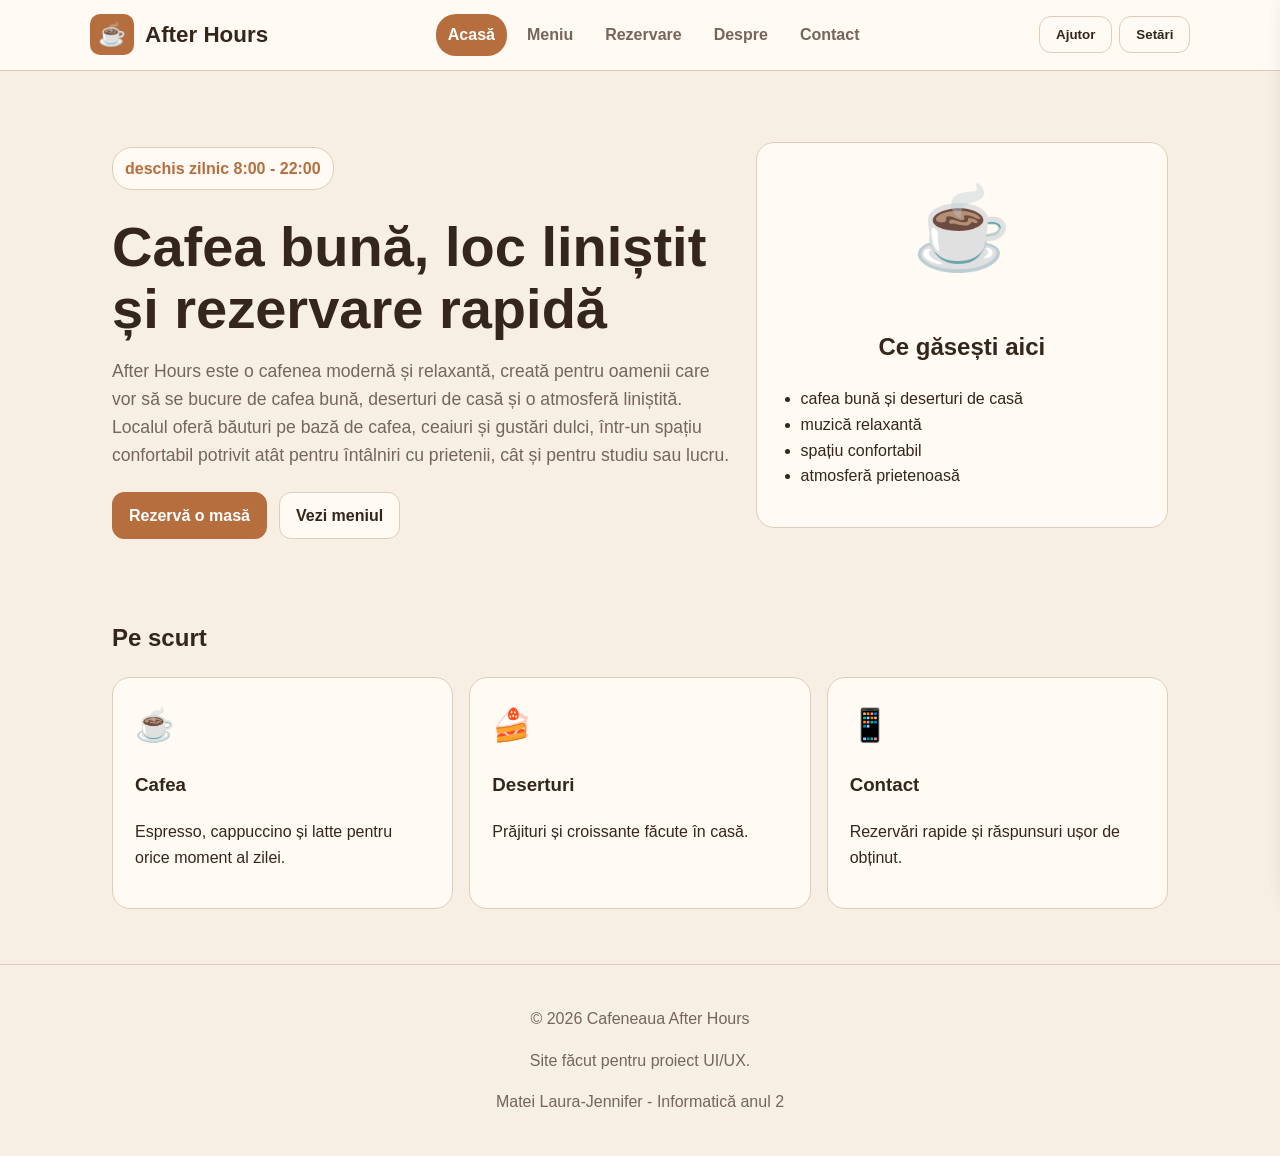
<file: index.html>
<!DOCTYPE html>
<html lang="ro" data-theme="light" data-size="normal">
<head>
<meta charset="UTF-8">
<meta name="viewport" content="width=device-width, initial-scale=1">
<title>Acasă - Cafeneaua After Hours</title>
<link rel="stylesheet" href="style.css">
</head>
<body data-page="acasa">
<header class="top">
  <a class="logo" href="index.html"><span>☕</span> After Hours</a>
  <nav class="nav" id="nav"><a href="index.html" data-page-link="acasa">Acasă</a><a href="meniu.html" data-page-link="meniu">Meniu</a><a href="rezervare.html" data-page-link="rezervare">Rezervare</a><a href="despre.html" data-page-link="despre">Despre</a><a href="contact.html" data-page-link="contact">Contact</a></nav>
  <div class="tools">
    <button id="helpBtn" type="button">Ajutor</button>
    <button id="settingsBtn" type="button">Setări</button>
    <button id="menuBtn" type="button">☰</button>
  </div>
</header>
<main>

<section class="hero">
  <div>
    <p class="tag">deschis zilnic 8:00 - 22:00</p>
    <h1>Cafea bună, loc liniștit și rezervare rapidă</h1>
    <p class="lead">After Hours este o cafenea modernă și relaxantă, creată pentru oamenii care vor să se bucure de cafea bună, deserturi de casă și o atmosferă liniștită. Localul oferă băuturi pe bază de cafea, ceaiuri și gustări dulci, într-un spațiu confortabil potrivit atât pentru întâlniri cu prietenii, cât și pentru studiu sau lucru.</p>
    <div class="actions">
      <a class="btn main" href="rezervare.html">Rezervă o masă</a>
      <a class="btn" href="meniu.html">Vezi meniul</a>
    </div>
  </div>
  <div class="box hero-box">
    <div class="big-icon">☕</div>
    <h2>Ce găsești aici</h2>
    <ul class="check-list">
      <li>cafea bună și deserturi de casă</li>
      <li>muzică relaxantă</li>
      <li>spațiu confortabil</li>
      <li>atmosferă prietenoasă</li>
    </ul>
  </div>
</section>
<section class="section">
  <h2>Pe scurt</h2>
  <div class="cards">
    <article class="card"><span>☕</span><h3>Cafea</h3><p>Espresso, cappuccino și latte pentru orice moment al zilei.</p></article>
    <article class="card"><span>🍰</span><h3>Deserturi</h3><p>Prăjituri și croissante făcute în casă.</p></article>
    <article class="card"><span>📱</span><h3>Contact</h3><p>Rezervări rapide și răspunsuri ușor de obținut. </p></article>
  </div>
</section>

</main>
<footer>
  <p>© 2026 Cafeneaua After Hours</p>
  <p>Site făcut pentru proiect UI/UX.</p>
  <p>Matei Laura-Jennifer - Informatică anul 2</p>
</footer>
<div class="overlay" id="overlay"></div>
<section class="panel" id="settingsPanel" aria-hidden="true">
  <button class="close" type="button" data-close="settingsPanel">x</button>
  <h2>Setări aspect</h2>
  <p>Alege cum vrei să arate site-ul.</p>
  <button data-theme-btn="light" type="button">Light mode</button>
  <button data-theme-btn="dark" type="button">Dark mode</button>
  <button data-size-btn="normal" type="button">Text normal</button>
  <button data-size-btn="mare" type="button">Text mare</button>
</section>
<section class="panel" id="helpPanel" aria-hidden="true">
  <button class="close" type="button" data-close="helpPanel">x</button>
  <h2>Ajutor</h2>
  <p><b>Cum fac o rezervare?</b><br>
Completează formularul din pagina „Rezervare”.</p>

<p><b>Care este programul cafenelei?</b><br>
Suntem deschiși zilnic între 08:00 și 22:00.</p>

<p><b>Pot modifica aspectul site-ului?</b><br>
Da, poți schimba culorile și tema din butonul de personalizare.</p>

<p><b>Unde găsesc datele de contact?</b><br>
În pagina „Contact”.</p>
</section>
<div class="toast" id="toast" role="status"></div>
<script src="script.js"></script>
</body>
</html>
</file>
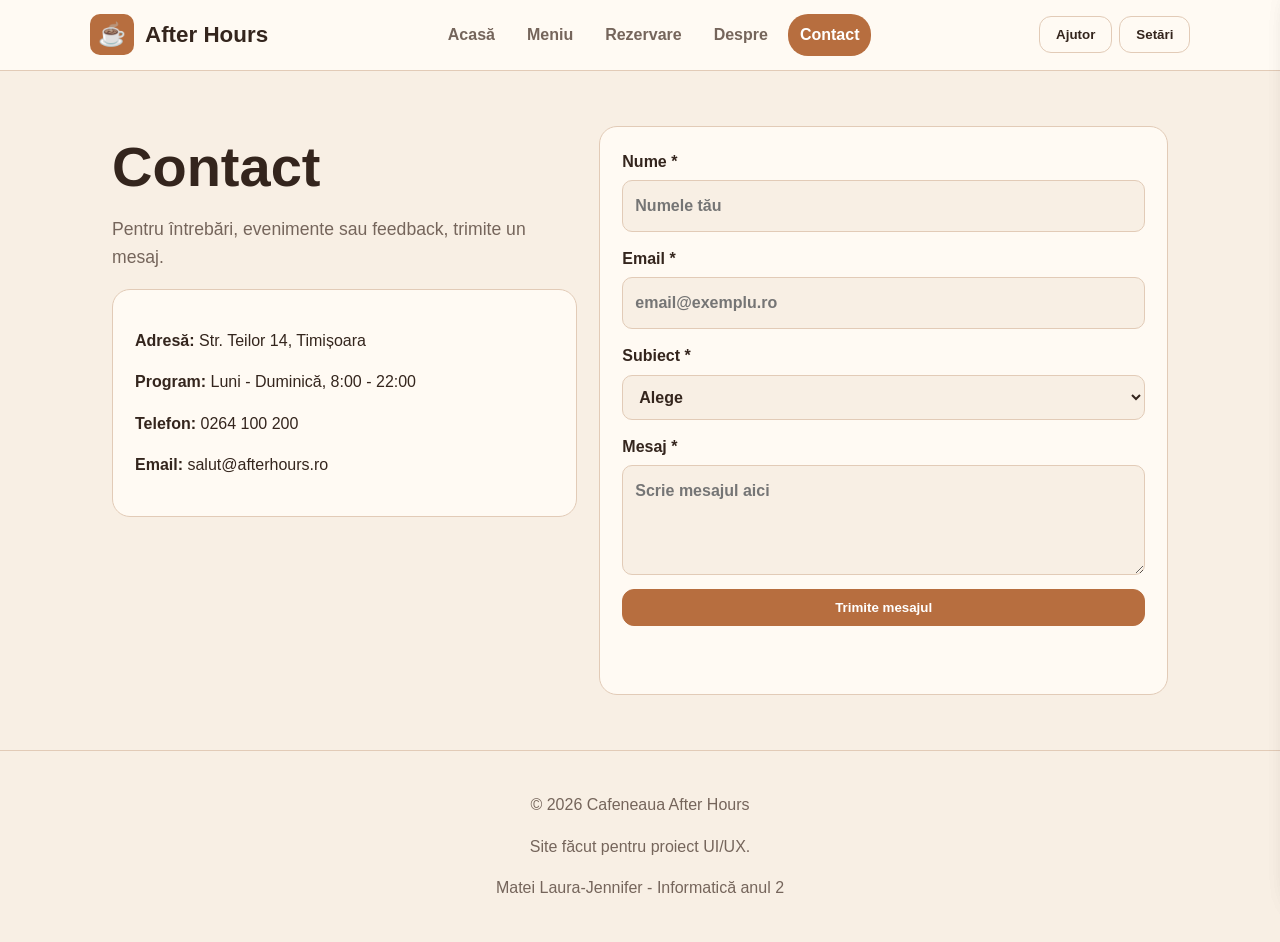
<file: contact.html>
<!DOCTYPE html>
<html lang="ro" data-theme="light" data-size="normal">
<head>
<meta charset="UTF-8">
<meta name="viewport" content="width=device-width, initial-scale=1">
<title>Contact - Cafeneaua After Hours</title>
<link rel="stylesheet" href="style.css">
</head>
<body data-page="contact">
<header class="top">
  <a class="logo" href="index.html"><span>☕</span> After Hours</a>
  <nav class="nav" id="nav"><a href="index.html" data-page-link="acasa">Acasă</a><a href="meniu.html" data-page-link="meniu">Meniu</a><a href="rezervare.html" data-page-link="rezervare">Rezervare</a><a href="despre.html" data-page-link="despre">Despre</a><a href="contact.html" data-page-link="contact">Contact</a></nav>
  <div class="tools">
    <button id="helpBtn" type="button">Ajutor</button>
    <button id="settingsBtn" type="button">Setări</button>
    <button id="menuBtn" type="button">☰</button>
  </div>
</header>
<main>

<section class="section contact-layout">
  <div>
    <h1>Contact</h1>
    <p class="lead">Pentru întrebări, evenimente sau feedback, trimite un mesaj.</p>
    <div class="box">
      <p><b>Adresă:</b> Str. Teilor 14, Timișoara</p>
      <p><b>Program:</b> Luni - Duminică, 8:00 - 22:00</p>
      <p><b>Telefon:</b> 0264 100 200</p>
      <p><b>Email:</b> salut@afterhours.ro</p>
    </div>
  </div>
  <form class="form" data-form="contact">
    <label>Nume *<input name="nume" data-rule="name" placeholder="Numele tău"></label>
    <label>Email *<input name="email" data-rule="email" placeholder="email@exemplu.ro"></label>
    <label>Subiect *<select name="subiect" data-rule="select"><option value="">Alege</option><option>Rezervare</option><option>Eveniment</option><option>Feedback</option></select></label>
    <label>Mesaj *<textarea name="mesaj" data-rule="message" placeholder="Scrie mesajul aici"></textarea></label>
    <button class="btn main" type="submit">Trimite mesajul</button>
    <p class="form-result" aria-live="polite"></p>
  </form>
</section>

</main>
<footer>
  <p>© 2026 Cafeneaua After Hours</p>
  <p>Site făcut pentru proiect UI/UX.</p>
  <p>Matei Laura-Jennifer - Informatică anul 2</p>
</footer>
<div class="overlay" id="overlay"></div>
<section class="panel" id="settingsPanel" aria-hidden="true">
  <button class="close" type="button" data-close="settingsPanel">x</button>
  <h2>Setări aspect</h2>
  <p>Alege cum vrei să arate site-ul.</p>
  <button data-theme-btn="light" type="button">Light mode</button>
  <button data-theme-btn="dark" type="button">Dark mode</button>
  <button data-size-btn="normal" type="button">Text normal</button>
  <button data-size-btn="mare" type="button">Text mare</button>
</section>
<section class="panel" id="helpPanel" aria-hidden="true">
  <button class="close" type="button" data-close="helpPanel">x</button>
  <h2>Ajutor</h2>
<p><b>Cum fac o rezervare?</b><br>
Completează formularul din pagina „Rezervare”.</p>

<p><b>Care este programul cafenelei?</b><br>
Suntem deschiși zilnic între 08:00 și 22:00.</p>

<p><b>Pot modifica aspectul site-ului?</b><br>
Da, poți schimba culorile și tema din butonul de personalizare.</p>

<p><b>Unde găsesc datele de contact?</b><br>
În pagina „Contact”.</p></section>
<div class="toast" id="toast" role="status"></div>
<script src="script.js"></script>
</body>
</html>
</file>
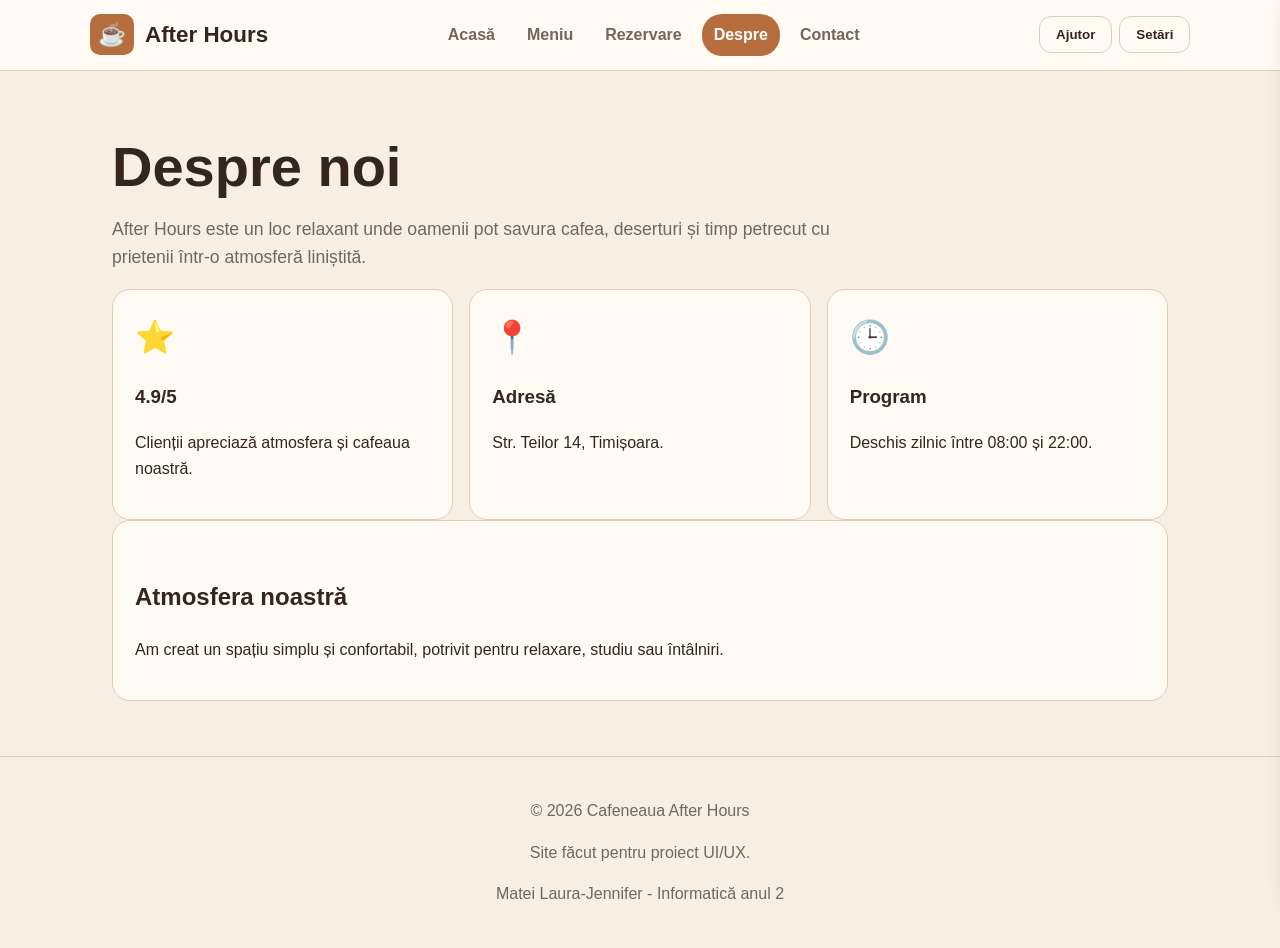
<file: despre.html>
<!DOCTYPE html>
<html lang="ro" data-theme="light" data-size="normal">
<head>
<meta charset="UTF-8">
<meta name="viewport" content="width=device-width, initial-scale=1">
<title>Despre - Cafeneaua After Hours</title>
<link rel="stylesheet" href="style.css">
</head>
<body data-page="despre">
<header class="top">
  <a class="logo" href="index.html"><span>☕</span> After Hours</a>
  <nav class="nav" id="nav"><a href="index.html" data-page-link="acasa">Acasă</a><a href="meniu.html" data-page-link="meniu">Meniu</a><a href="rezervare.html" data-page-link="rezervare">Rezervare</a><a href="despre.html" data-page-link="despre">Despre</a><a href="contact.html" data-page-link="contact">Contact</a></nav>
  <div class="tools">
    <button id="helpBtn" type="button">Ajutor</button>
    <button id="settingsBtn" type="button">Setări</button>
    <button id="menuBtn" type="button">☰</button>
  </div>
</header>
<main>

<section class="section">
  <h1>Despre noi</h1>
  <p class="lead">After Hours este un loc relaxant unde oamenii pot savura cafea, deserturi și timp petrecut cu prietenii într-o atmosferă liniștită.</p>
  <div class="cards">
    <article class="card"><span>⭐</span><h3>4.9/5</h3><p>Clienții apreciază atmosfera și cafeaua noastră.</p></article>
    <article class="card"><span>📍</span><h3>Adresă</h3><p>Str. Teilor 14, Timișoara.</p></article>
    <article class="card"><span>🕒</span><h3>Program</h3><p>Deschis zilnic între 08:00 și 22:00.</p></article>
  </div>
  <div class="box">
    <h2>Atmosfera noastră</h2>
    <p>Am creat un spațiu simplu și confortabil, potrivit pentru relaxare, studiu sau întâlniri.</p>
  </div>
</section>

</main>
<footer>
  <p>© 2026 Cafeneaua After Hours</p>
  <p>Site făcut pentru proiect UI/UX.</p>
  <p>Matei Laura-Jennifer - Informatică anul 2</p>
</footer>
<div class="overlay" id="overlay"></div>
<section class="panel" id="settingsPanel" aria-hidden="true">
  <button class="close" type="button" data-close="settingsPanel">x</button>
  <h2>Setări aspect</h2>
  <p>Alege cum vrei să arate site-ul.</p>
  <button data-theme-btn="light" type="button">Light mode</button>
  <button data-theme-btn="dark" type="button">Dark mode</button>
  <button data-size-btn="normal" type="button">Text normal</button>
  <button data-size-btn="mare" type="button">Text mare</button>
</section>
<section class="panel" id="helpPanel" aria-hidden="true">
  <button class="close" type="button" data-close="helpPanel">x</button>
  <h2>Ajutor</h2>
<p><b>Cum fac o rezervare?</b><br>
Completează formularul din pagina „Rezervare”.</p>

<p><b>Care este programul cafenelei?</b><br>
Suntem deschiși zilnic între 08:00 și 22:00.</p>

<p><b>Pot modifica aspectul site-ului?</b><br>
Da, poți schimba culorile și tema din butonul de personalizare.</p>

<p><b>Unde găsesc datele de contact?</b><br>
În pagina „Contact”.</p></section>
<div class="toast" id="toast" role="status"></div>
<script src="script.js"></script>
</body>
</html>
</file>
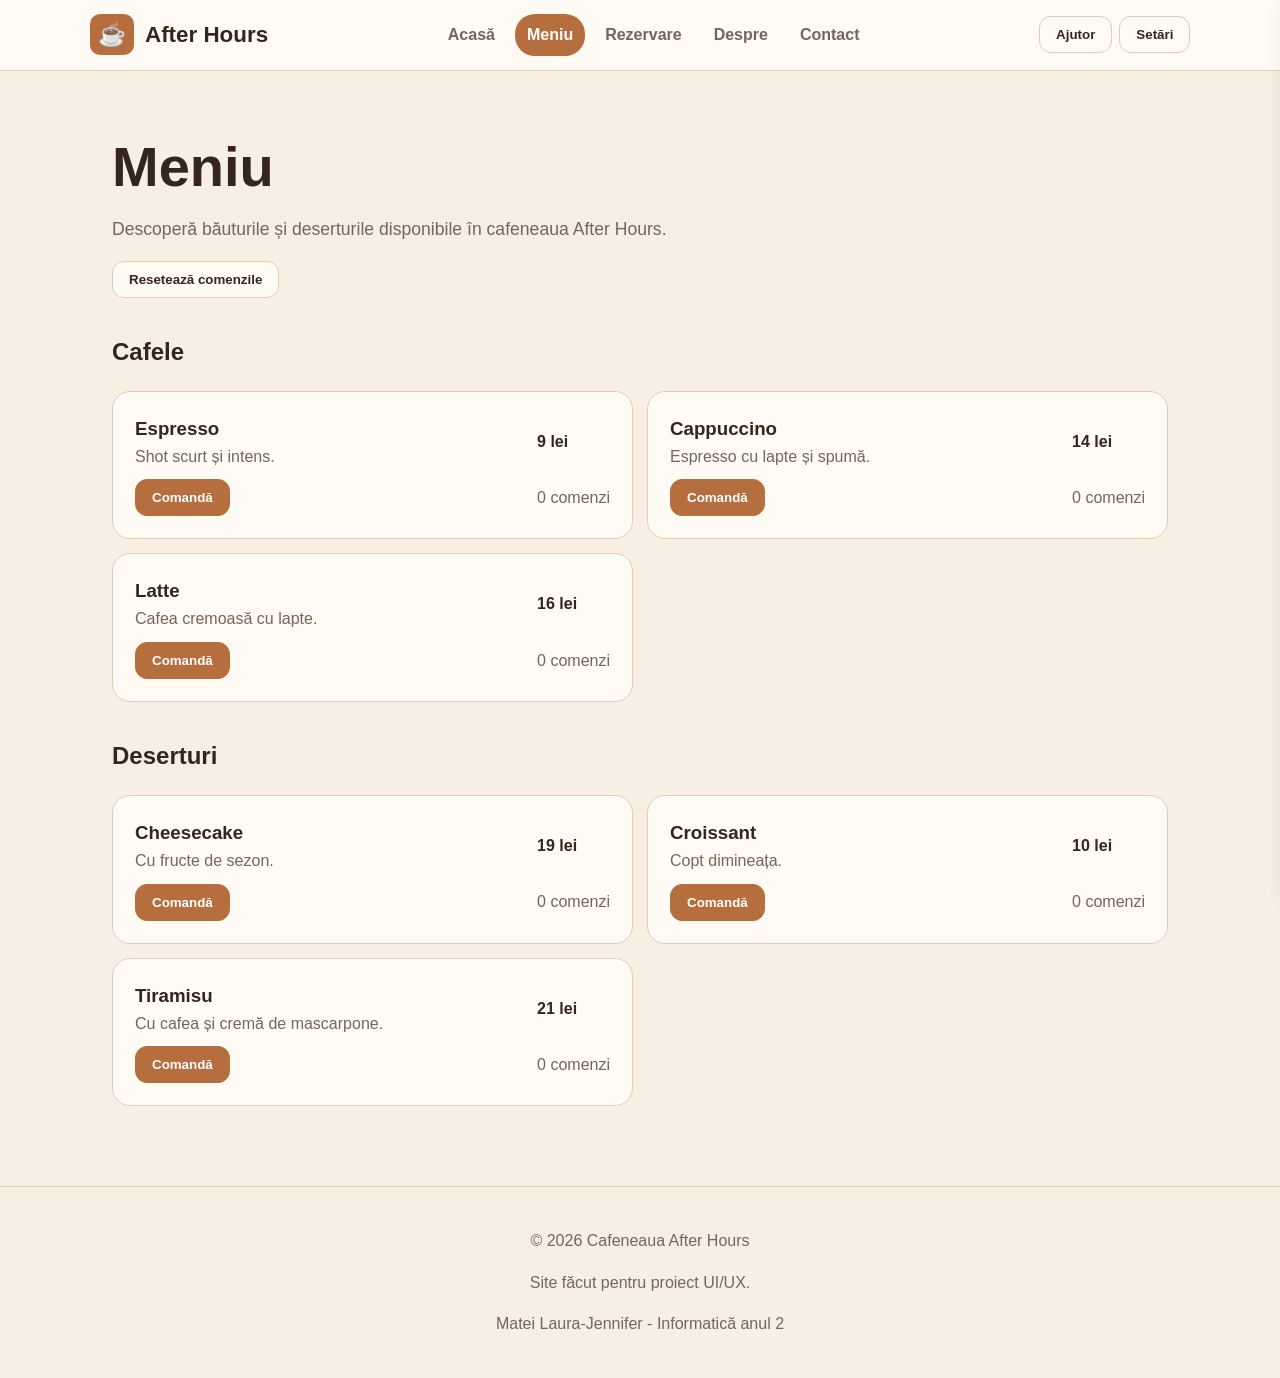
<file: meniu.html>
<!DOCTYPE html>
<html lang="ro" data-theme="light" data-size="normal">
<head>
<meta charset="UTF-8">
<meta name="viewport" content="width=device-width, initial-scale=1">
<title>Meniu - Cafeneaua After Hours</title>
<link rel="stylesheet" href="style.css">
</head>
<body data-page="meniu">
<header class="top">
  <a class="logo" href="index.html"><span>☕</span> After Hours</a>
  <nav class="nav" id="nav"><a href="index.html" data-page-link="acasa">Acasă</a><a href="meniu.html" data-page-link="meniu">Meniu</a><a href="rezervare.html" data-page-link="rezervare">Rezervare</a><a href="despre.html" data-page-link="despre">Despre</a><a href="contact.html" data-page-link="contact">Contact</a></nav>
  <div class="tools">
    <button id="helpBtn" type="button">Ajutor</button>
    <button id="settingsBtn" type="button">Setări</button>
    <button id="menuBtn" type="button">☰</button>
  </div>
</header>
<main>

<section class="section">
  <h1>Meniu</h1>
  <p class="lead">Descoperă băuturile și deserturile disponibile în cafeneaua After Hours.</p>
  <button class="btn" id="resetOrders">Resetează comenzile</button>
  <h2>Cafele</h2>
  <div class="menu-grid">
    <article class="item" data-id="espresso"><div><h3>Espresso</h3><p>Shot scurt și intens.</p></div><b>9 lei</b><button class="small-btn">Comandă</button><span class="count">0 comenzi</span></article>
    <article class="item" data-id="cappuccino"><div><h3>Cappuccino</h3><p>Espresso cu lapte și spumă.</p></div><b>14 lei</b><button class="small-btn">Comandă</button><span class="count">0 comenzi</span></article>
    <article class="item" data-id="latte"><div><h3>Latte</h3><p>Cafea cremoasă cu lapte.</p></div><b>16 lei</b><button class="small-btn">Comandă</button><span class="count">0 comenzi</span></article>
  </div>
  <h2>Deserturi</h2>
  <div class="menu-grid">
    <article class="item" data-id="cheesecake"><div><h3>Cheesecake</h3><p>Cu fructe de sezon.</p></div><b>19 lei</b><button class="small-btn">Comandă</button><span class="count">0 comenzi</span></article>
    <article class="item" data-id="croissant"><div><h3>Croissant</h3><p>Copt dimineața.</p></div><b>10 lei</b><button class="small-btn">Comandă</button><span class="count">0 comenzi</span></article>
    <article class="item" data-id="tiramisu"><div><h3>Tiramisu</h3><p>Cu cafea și cremă de mascarpone.</p></div><b>21 lei</b><button class="small-btn">Comandă</button><span class="count">0 comenzi</span></article>
  </div>
</section>

</main>
<footer>
  <p>© 2026 Cafeneaua After Hours</p>
  <p>Site făcut pentru proiect UI/UX.</p>
  <p>Matei Laura-Jennifer - Informatică anul 2</p>
</footer>
<div class="overlay" id="overlay"></div>
<section class="panel" id="settingsPanel" aria-hidden="true">
  <button class="close" type="button" data-close="settingsPanel">x</button>
  <h2>Setări aspect</h2>
  <p>Alege cum vrei să arate site-ul.</p>
  <button data-theme-btn="light" type="button">Light mode</button>
  <button data-theme-btn="dark" type="button">Dark mode</button>
  <button data-size-btn="normal" type="button">Text normal</button>
  <button data-size-btn="mare" type="button">Text mare</button>
</section>
<section class="panel" id="helpPanel" aria-hidden="true">
  <button class="close" type="button" data-close="helpPanel">x</button>
  <h2>Ajutor</h2>
<p><b>Cum fac o rezervare?</b><br>
Completează formularul din pagina „Rezervare”.</p>

<p><b>Care este programul cafenelei?</b><br>
Suntem deschiși zilnic între 08:00 și 22:00.</p>

<p><b>Pot modifica aspectul site-ului?</b><br>
Da, poți schimba culorile și tema din butonul de personalizare.</p>

<p><b>Unde găsesc datele de contact?</b><br>
În pagina „Contact”.</p></section>
<div class="toast" id="toast" role="status"></div>
<script src="script.js"></script>
</body>
</html>
</file>
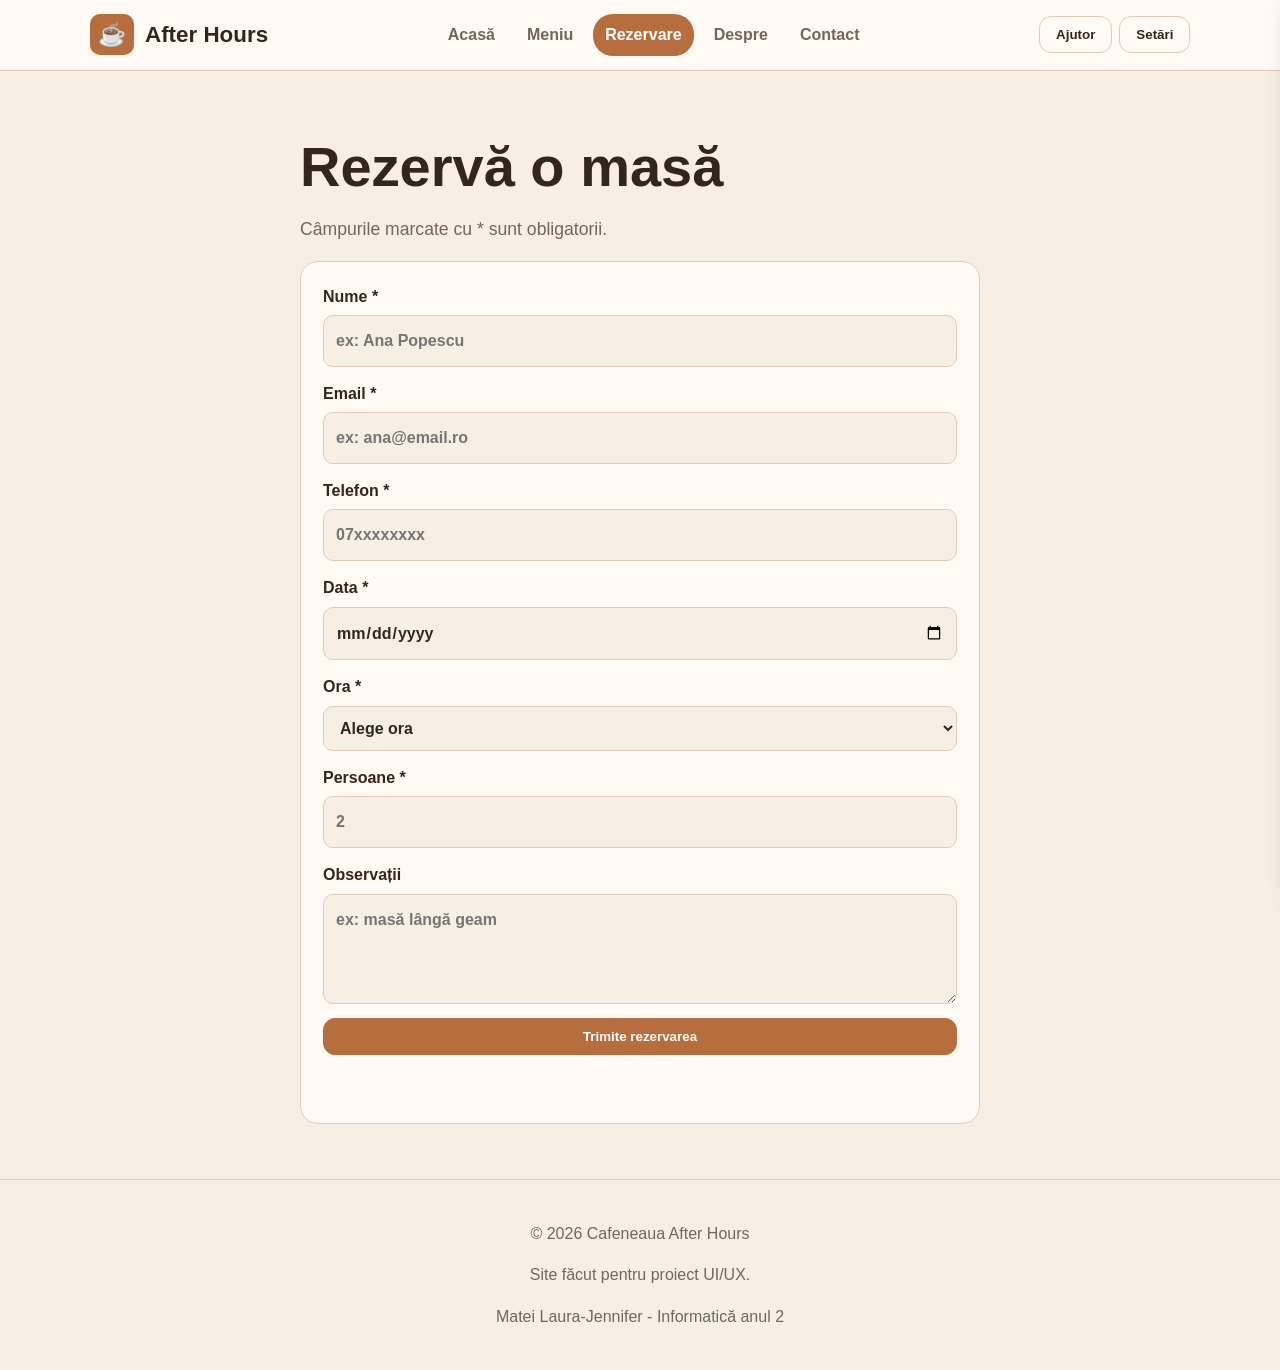
<file: rezervare.html>
<!DOCTYPE html>
<html lang="ro" data-theme="light" data-size="normal">
<head>
<meta charset="UTF-8">
<meta name="viewport" content="width=device-width, initial-scale=1">
<title>Rezervare - Cafeneaua After Hours</title>
<link rel="stylesheet" href="style.css">
</head>
<body data-page="rezervare">
<header class="top">
  <a class="logo" href="index.html"><span>☕</span> After Hours</a>
  <nav class="nav" id="nav"><a href="index.html" data-page-link="acasa">Acasă</a><a href="meniu.html" data-page-link="meniu">Meniu</a><a href="rezervare.html" data-page-link="rezervare">Rezervare</a><a href="despre.html" data-page-link="despre">Despre</a><a href="contact.html" data-page-link="contact">Contact</a></nav>
  <div class="tools">
    <button id="helpBtn" type="button">Ajutor</button>
    <button id="settingsBtn" type="button">Setări</button>
    <button id="menuBtn" type="button">☰</button>
  </div>
</header>
<main>

<section class="section narrow">
  <h1>Rezervă o masă</h1>
  <p class="lead">Câmpurile marcate cu * sunt obligatorii.</p>
  <form class="form" data-form="rezervare">
    <label>Nume *<input name="nume" data-rule="name" placeholder="ex: Ana Popescu"></label>
    <label>Email *<input name="email" data-rule="email" placeholder="ex: ana@email.ro"></label>
    <label>Telefon *<input name="telefon" data-rule="phone" placeholder="07xxxxxxxx"></label>
    <label>Data *<input type="date" name="data" data-rule="date"></label>
    <label>Ora *<select name="ora" data-rule="select"><option value="">Alege ora</option><option>09:00</option><option>10:00</option><option>11:00</option><option>12:00</option><option>13:00</option><option>14:00</option><option>15:00</option><option>16:00</option><option>17:00</option><option>18:00</option><option>19:00</option><option>20:00</option><option>21:00</option></select></label>
    <label>Persoane *<input type="number" name="persoane" min="1" max="20" data-rule="guests" placeholder="2"></label>
    <label>Observații<textarea name="obs" placeholder="ex: masă lângă geam"></textarea></label>
    <button class="btn main" type="submit">Trimite rezervarea</button>
    <p class="form-result" aria-live="polite"></p>
  </form>
</section>

</main>
<footer>
  <p>© 2026 Cafeneaua After Hours</p>
  <p>Site făcut pentru proiect UI/UX.</p>
  <p>Matei Laura-Jennifer - Informatică anul 2</p>
</footer>
<div class="overlay" id="overlay"></div>
<section class="panel" id="settingsPanel" aria-hidden="true">
  <button class="close" type="button" data-close="settingsPanel">x</button>
  <h2>Setări aspect</h2>
  <p>Alege cum vrei să arate site-ul.</p>
  <button data-theme-btn="light" type="button">Light mode</button>
  <button data-theme-btn="dark" type="button">Dark mode</button>
  <button data-size-btn="normal" type="button">Text normal</button>
  <button data-size-btn="mare" type="button">Text mare</button>
</section>
<section class="panel" id="helpPanel" aria-hidden="true">
  <button class="close" type="button" data-close="helpPanel">x</button>
  <h2>Ajutor</h2>
<p><b>Cum fac o rezervare?</b><br>
Completează formularul din pagina „Rezervare”.</p>

<p><b>Care este programul cafenelei?</b><br>
Suntem deschiși zilnic între 08:00 și 22:00.</p>

<p><b>Pot modifica aspectul site-ului?</b><br>
Da, poți schimba culorile și tema din butonul de personalizare.</p>

<p><b>Unde găsesc datele de contact?</b><br>
În pagina „Contact”.</p></section>
<div class="toast" id="toast" role="status"></div>
<script src="script.js"></script>
</body>
</html>
</file>
<file: style.css>
*{box-sizing:border-box}
:root{--bg:#f8efe4;--card:#fffaf3;--text:#34251d;--muted:#75655b;--accent:#b76e3f;--border:#e2cbb7;--bad:#b00020;--good:#26734d}
html[data-theme="dark"]{--bg:#211a16;--card:#302720;--text:#f5eadf;--muted:#c7b6a8;--accent:#e0a06f;--border:#59473c;--bad:#ff8a8a;--good:#8ad6a6}
html[data-size="mare"]{font-size:19px}
body{margin:0;font-family:Arial,sans-serif;background:var(--bg);color:var(--text);line-height:1.6}
a{color:inherit;text-decoration:none}
.top{position:sticky;top:0;z-index:10;background:var(--card);border-bottom:1px solid var(--border);display:flex;align-items:center;justify-content:space-between;gap:15px;padding:14px 7%}
.logo{font-size:1.4rem;font-weight:bold}
.logo span{background:var(--accent);color:white;padding:8px;border-radius:10px;margin-right:6px}
.nav{display:flex;gap:8px;flex-wrap:wrap}
.nav a{padding:8px 12px;border-radius:20px;color:var(--muted);font-weight:bold}
.nav a.active,.nav a:hover{background:var(--accent);color:white}
.tools{display:flex;gap:7px}
button,.btn{border:1px solid var(--border);background:var(--card);color:var(--text);padding:10px 16px;border-radius:12px;font-weight:bold;cursor:pointer}
button:hover,.btn:hover{border-color:var(--accent)}
.btn.main,.small-btn{background:var(--accent);color:white;border-color:var(--accent)}
main{max-width:1100px;margin:auto;padding:35px 22px}
.hero{display:grid;grid-template-columns:1.2fr .8fr;gap:25px;align-items:center;padding:25px 0}
h1{font-size:clamp(2rem,5vw,3.5rem);line-height:1.1;margin:10px 0}
h2{margin-top:35px}
.lead{font-size:1.1rem;color:var(--muted);max-width:720px}
.tag{display:inline-block;background:var(--card);border:1px solid var(--border);padding:8px 12px;border-radius:20px;color:var(--accent);font-weight:bold}
.actions{display:flex;gap:12px;flex-wrap:wrap;margin-top:22px}
.box,.card,.item,.form{background:var(--card);border:1px solid var(--border);border-radius:18px;padding:22px}
.hero-box{text-align:center}
.big-icon{font-size:5rem}
.check-list{padding-left:22px;text-align:left}
.section{padding:20px 0}
.narrow{max-width:680px;margin:auto}
.cards{display:grid;grid-template-columns:repeat(3,1fr);gap:16px}
.card span{font-size:2rem}
.menu-grid{display:grid;grid-template-columns:repeat(2,1fr);gap:14px;margin-bottom:25px}
.item{display:grid;grid-template-columns:1fr auto;gap:10px;align-items:center}
.item h3,.item p{margin:0}
.item p,.count{color:var(--muted)}
.item.popular{outline:3px solid color-mix(in srgb,var(--accent) 35%,transparent)}
.small-btn{grid-column:1/2;width:max-content}
.count{text-align:right}
.form{display:grid;gap:14px}
.form label{display:grid;gap:6px;font-weight:bold}
input,select,textarea{width:100%;padding:12px;border:1px solid var(--border);border-radius:10px;background:var(--bg);color:var(--text);font:inherit}
textarea{min-height:110px;resize:vertical}
.invalid input,.invalid select,.invalid textarea{border-color:var(--bad)}
.error{color:var(--bad);font-size:.9rem}
.form-result{font-weight:bold;color:var(--good)}
.contact-layout{display:grid;grid-template-columns:.9fr 1.1fr;gap:22px}
footer{text-align:center;color:var(--muted);border-top:1px solid var(--border);padding:25px}
.overlay{display:none;position:fixed;inset:0;background:rgba(0,0,0,.35);z-index:20}
.overlay.open{display:block}
.panel{position:fixed;right:-360px;top:0;width:min(340px,90vw);height:100%;background:var(--card);border-left:1px solid var(--border);z-index:30;padding:25px;transition:.25s;box-shadow:0 0 30px rgba(0,0,0,.2)}
.panel.open{right:0}
.panel button{display:block;margin:10px 0;width:100%}
.close{width:auto!important;margin-left:auto!important}
.toast{position:fixed;left:50%;bottom:20px;transform:translateX(-50%);background:var(--text);color:var(--bg);padding:12px 18px;border-radius:20px;display:none;z-index:40}
.toast.show{display:block}
#menuBtn{display:none}
@media(max-width:760px){
  .top{align-items:flex-start}
  #menuBtn{display:block}
  .nav{display:none;position:absolute;left:0;right:0;top:66px;background:var(--card);padding:12px;border-bottom:1px solid var(--border)}
  .nav.open{display:grid}
  .hero,.cards,.menu-grid,.contact-layout{grid-template-columns:1fr}
  .tools button{padding:8px 10px}
  main{padding:25px 15px}
}
</file>
